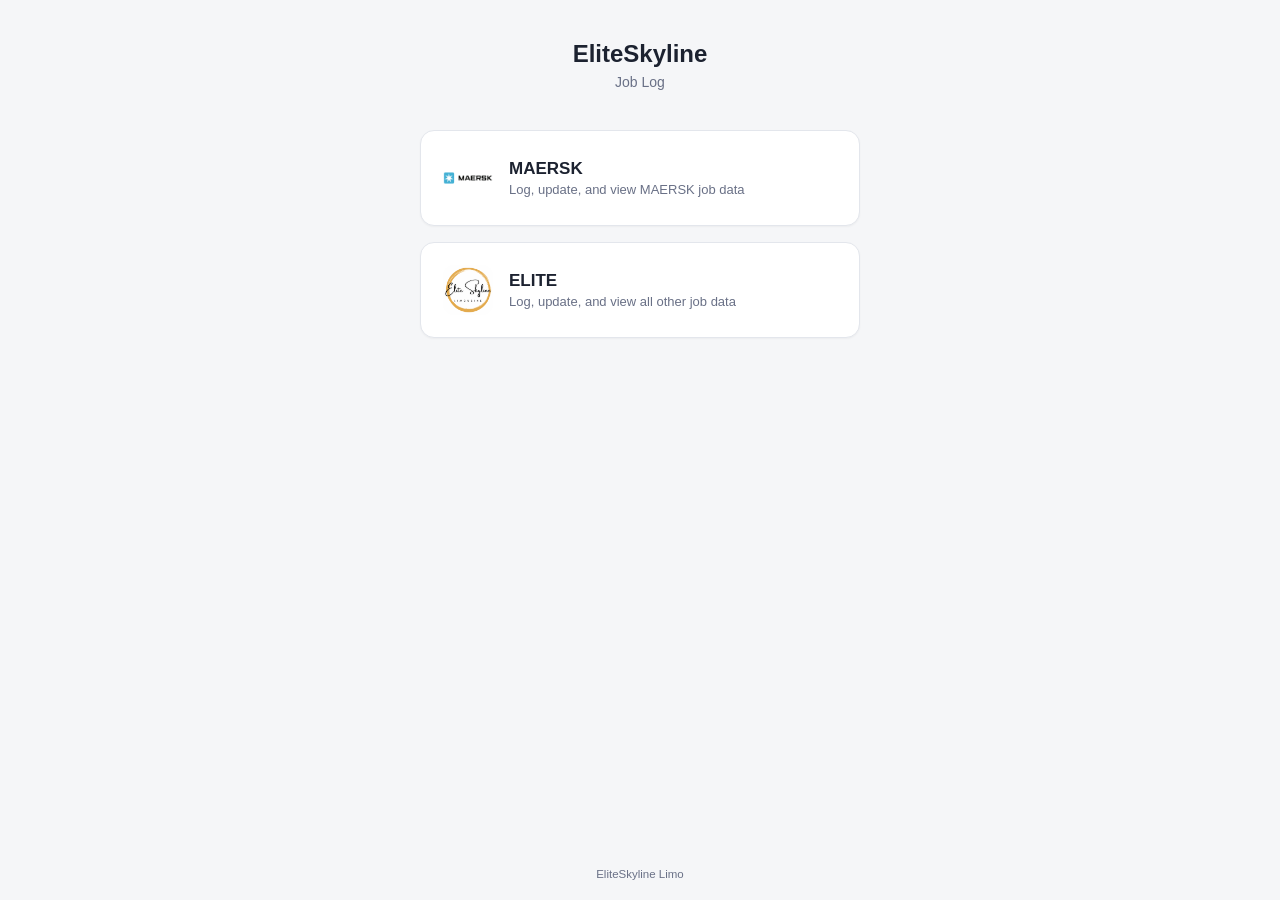
<file: index.html>
<!DOCTYPE html>
<html lang="en">
<head>
<meta charset="UTF-8">
<meta name="viewport" content="width=device-width, initial-scale=1.0, maximum-scale=1">
<title>EliteSkyline — Job Log</title>
<style>
  :root{ --bg:#f5f6f8; --panel:#ffffff; --ink:#1c2230; --muted:#697086; --line:#e3e6ec; --accent:#2f6fed; --accent-ink:#ffffff; --radius:14px; }
  *{box-sizing:border-box;}
  body{margin:0;font-family:-apple-system,BlinkMacSystemFont,"Segoe UI",Roboto,Helvetica,Arial,sans-serif;background:var(--bg);color:var(--ink);min-height:100vh;display:flex;flex-direction:column;}
  header{padding:40px 20px 20px;text-align:center;}
  header h1{font-size:24px;margin:0;font-weight:700;}
  header .sub{font-size:14px;color:var(--muted);margin-top:6px;}
  main{flex:1;padding:20px;max-width:480px;margin:0 auto;width:100%;display:flex;flex-direction:column;gap:16px;}
  a.card{display:flex;align-items:center;gap:16px;background:var(--panel);border:1px solid var(--line);border-radius:var(--radius);padding:22px;text-decoration:none;color:var(--ink);box-shadow:0 1px 2px rgba(20,24,34,.04);}
  a.card:active{filter:brightness(0.97);}
  a.card .icon{font-size:28px;flex:0 0 auto;width:50px;height:50px;border-radius:12px;background:#fff;display:flex;align-items:center;justify-content:center;overflow:hidden;}
  a.card .icon img{width:100%;height:100%;object-fit:contain;}
  a.card .text h2{font-size:17px;margin:0 0 3px;font-weight:700;}
  a.card .text p{font-size:13px;color:var(--muted);margin:0;}
  a.card.primary{background:var(--accent);border-color:var(--accent);}
  a.card.primary .icon{background:rgba(255,255,255,.18);}
  a.card.primary .text h2{color:var(--accent-ink);}
  a.card.primary .text p{color:rgba(255,255,255,.85);}
  footer{text-align:center;color:var(--muted);font-size:11.5px;padding:20px;}
</style>
</head>
<body>

<header>
  <h1>EliteSkyline</h1>
  <div class="sub">Job Log</div>
</header>

<main>
  <a class="card" href="/workspace?ws=maersk">
    <div class="icon"><img src="assets/maersk-logo.png" alt="MAERSK"></div>
    <div class="text">
      <h2>MAERSK</h2>
      <p>Log, update, and view MAERSK job data</p>
    </div>
  </a>

  <a class="card" href="/workspace?ws=nonmaersk">
    <div class="icon"><img src="assets/logo.png" alt="ELITE"></div>
    <div class="text">
      <h2>ELITE</h2>
      <p>Log, update, and view all other job data</p>
    </div>
  </a>
</main>

<footer>EliteSkyline Limo</footer>

</body>
</html>
</file>
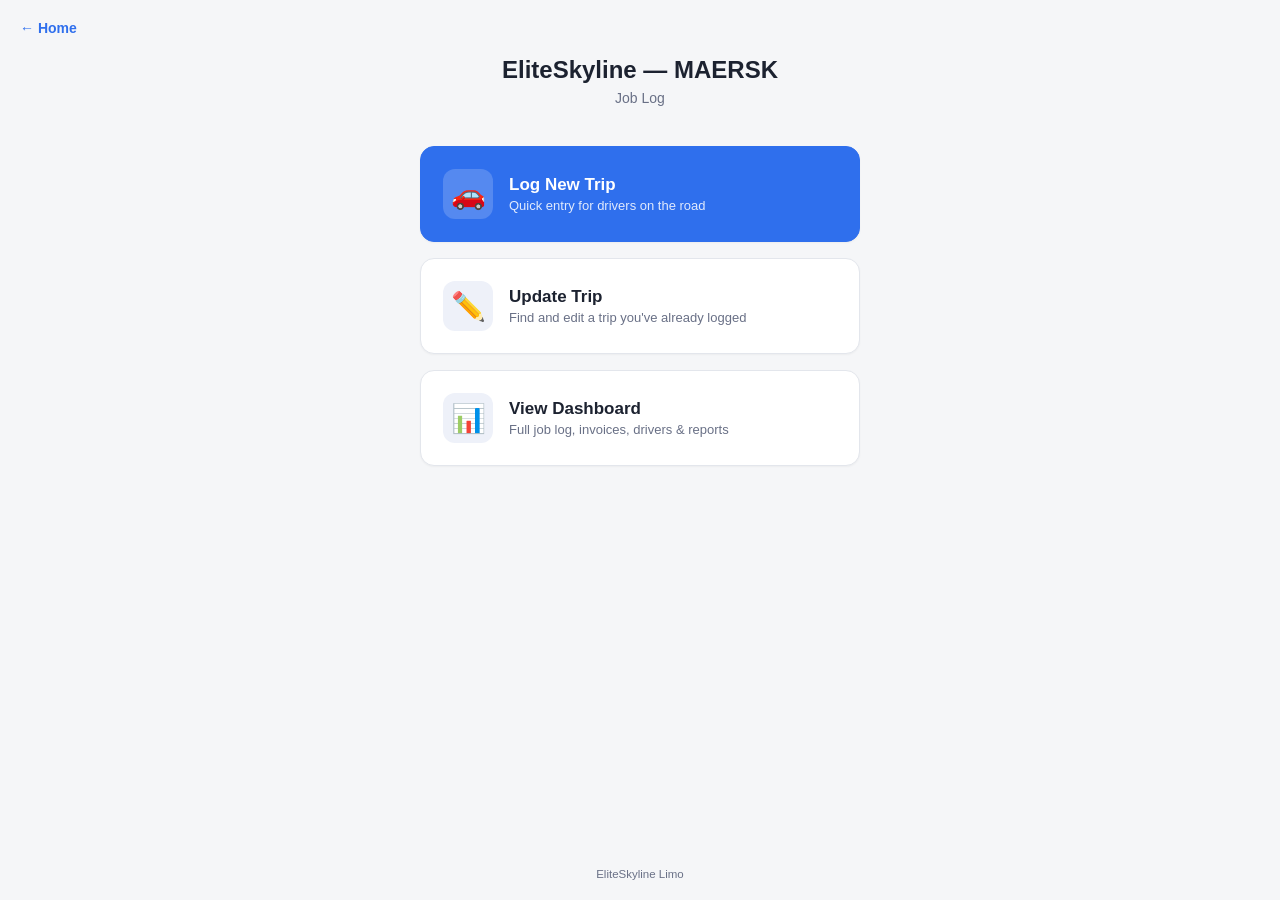
<file: workspace.html>
<!DOCTYPE html>
<html lang="en">
<head>
<meta charset="UTF-8">
<meta name="viewport" content="width=device-width, initial-scale=1.0, maximum-scale=1">
<title>EliteSkyline — Job Log</title>
<style>
  :root{ --bg:#f5f6f8; --panel:#ffffff; --ink:#1c2230; --muted:#697086; --line:#e3e6ec; --accent:#2f6fed; --accent-ink:#ffffff; --radius:14px; }
  *{box-sizing:border-box;}
  body{margin:0;font-family:-apple-system,BlinkMacSystemFont,"Segoe UI",Roboto,Helvetica,Arial,sans-serif;background:var(--bg);color:var(--ink);min-height:100vh;display:flex;flex-direction:column;}
  header{padding:20px 20px 20px;text-align:center;position:relative;}
  header a.back{display:block;text-align:left;color:var(--accent);text-decoration:none;font-size:14px;font-weight:600;margin-bottom:20px;}
  header h1{font-size:24px;margin:0;font-weight:700;}
  header .sub{font-size:14px;color:var(--muted);margin-top:6px;}
  main{flex:1;padding:20px;max-width:480px;margin:0 auto;width:100%;display:flex;flex-direction:column;gap:16px;}
  a.card{display:flex;align-items:center;gap:16px;background:var(--panel);border:1px solid var(--line);border-radius:var(--radius);padding:22px;text-decoration:none;color:var(--ink);box-shadow:0 1px 2px rgba(20,24,34,.04);}
  a.card:active{filter:brightness(0.97);}
  a.card .icon{font-size:28px;flex:0 0 auto;width:50px;height:50px;border-radius:12px;background:#eef1f9;display:flex;align-items:center;justify-content:center;}
  a.card .text h2{font-size:17px;margin:0 0 3px;font-weight:700;}
  a.card .text p{font-size:13px;color:var(--muted);margin:0;}
  a.card.primary{background:var(--accent);border-color:var(--accent);}
  a.card.primary .icon{background:rgba(255,255,255,.18);}
  a.card.primary .text h2{color:var(--accent-ink);}
  a.card.primary .text p{color:rgba(255,255,255,.85);}
  footer{text-align:center;color:var(--muted);font-size:11.5px;padding:20px;}
</style>
</head>
<body>

<header>
  <a class="back" href="/">← Home</a>
  <h1 id="workspaceTitle">EliteSkyline</h1>
  <div class="sub">Job Log</div>
</header>

<main id="cardList"></main>

<footer>EliteSkyline Limo</footer>

<script>
  const ws = (new URLSearchParams(location.search).get('ws') === 'nonmaersk') ? 'nonmaersk' : 'maersk';
  const label = ws === 'nonmaersk' ? 'ELITE' : 'MAERSK';
  document.getElementById('workspaceTitle').textContent = `EliteSkyline — ${label}`;
  document.getElementById('cardList').innerHTML = `
    <a class="card primary" href="/log?ws=${ws}">
      <div class="icon">🚗</div>
      <div class="text">
        <h2>Log New Trip</h2>
        <p>Quick entry for drivers on the road</p>
      </div>
    </a>
    <a class="card" href="/update?ws=${ws}">
      <div class="icon">✏️</div>
      <div class="text">
        <h2>Update Trip</h2>
        <p>Find and edit a trip you've already logged</p>
      </div>
    </a>
    <a class="card" href="/dashboard?ws=${ws}">
      <div class="icon">📊</div>
      <div class="text">
        <h2>View Dashboard</h2>
        <p>Full job log, invoices, drivers &amp; reports</p>
      </div>
    </a>
  `;
</script>

</body>
</html>
</file>
